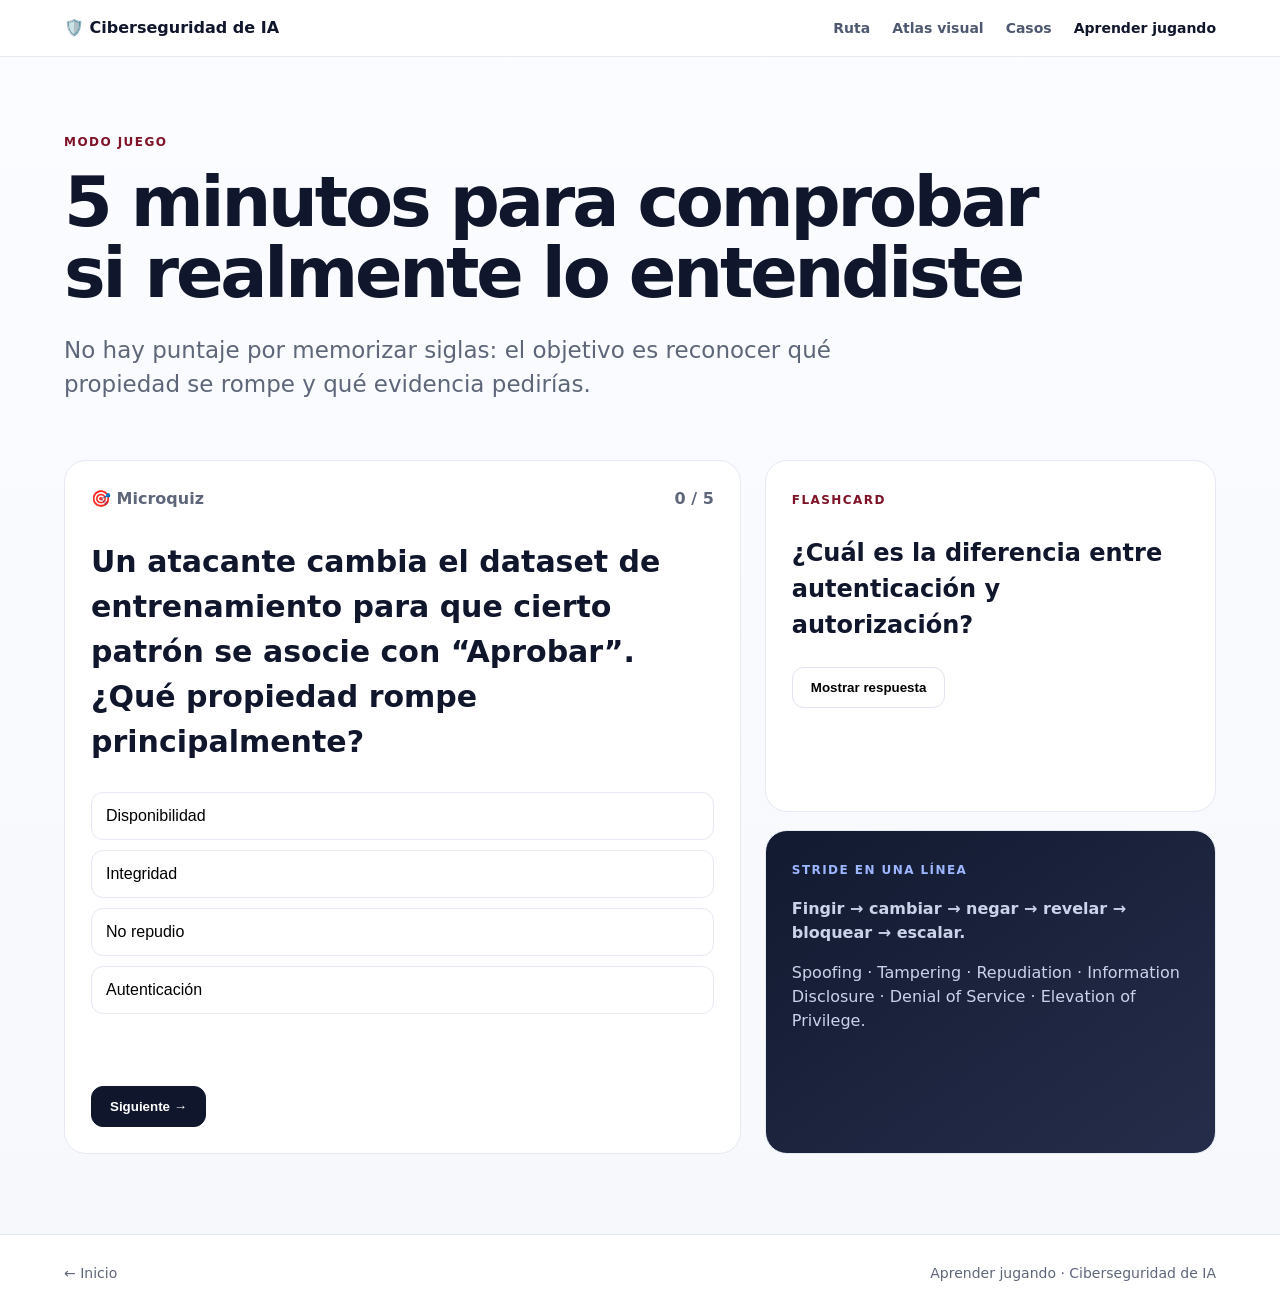
<file: web/aprender.html>
<!doctype html><html lang="es"><head><meta charset="utf-8"><meta name="viewport" content="width=device-width,initial-scale=1"><title>Aprender jugando · Ciberseguridad de IA</title><link rel="stylesheet" href="styles.css"></head><body><header class="topbar"><a class="brand" href="index.html">🛡️ Ciberseguridad de IA</a><nav><a href="ruta.html">Ruta</a><a href="atlas.html">Atlas visual</a><a href="casos.html">Casos</a><a class="active" href="aprender.html">Aprender jugando</a></nav></header><main><section class="page-hero"><span class="eyebrow">Modo juego</span><h1>5 minutos para comprobar si realmente lo entendiste</h1><p class="lead">No hay puntaje por memorizar siglas: el objetivo es reconocer qué propiedad se rompe y qué evidencia pedirías.</p></section><section class="game-grid"><div class="quiz-card"><div class="quiz-top"><span>🎯 Microquiz</span><span id="score">0 / 5</span></div><h2 id="question">Cargando pregunta…</h2><div id="answers" class="answers"></div><div id="feedback" class="feedback"></div><button id="next" class="btn primary" disabled>Siguiente →</button></div><div class="side-games"><div class="flash"><span class="eyebrow">Flashcard</span><h3 id="flash-q">¿Cuál es la diferencia entre autenticación y autorización?</h3><p id="flash-a" class="hidden">Autenticación pregunta quién eres; autorización pregunta qué puedes hacer.</p><button class="btn" id="flash-btn">Mostrar respuesta</button></div><div class="rhyme"><span class="eyebrow">STRIDE en una línea</span><p><strong>Fingir → cambiar → negar → revelar → bloquear → escalar.</strong></p><p>Spoofing · Tampering · Repudiation · Information Disclosure · Denial of Service · Elevation of Privilege.</p></div></div></section></main><footer><a href="index.html">← Inicio</a><span>Aprender jugando · Ciberseguridad de IA</span></footer><script src="app.js"></script></body></html>
</file>
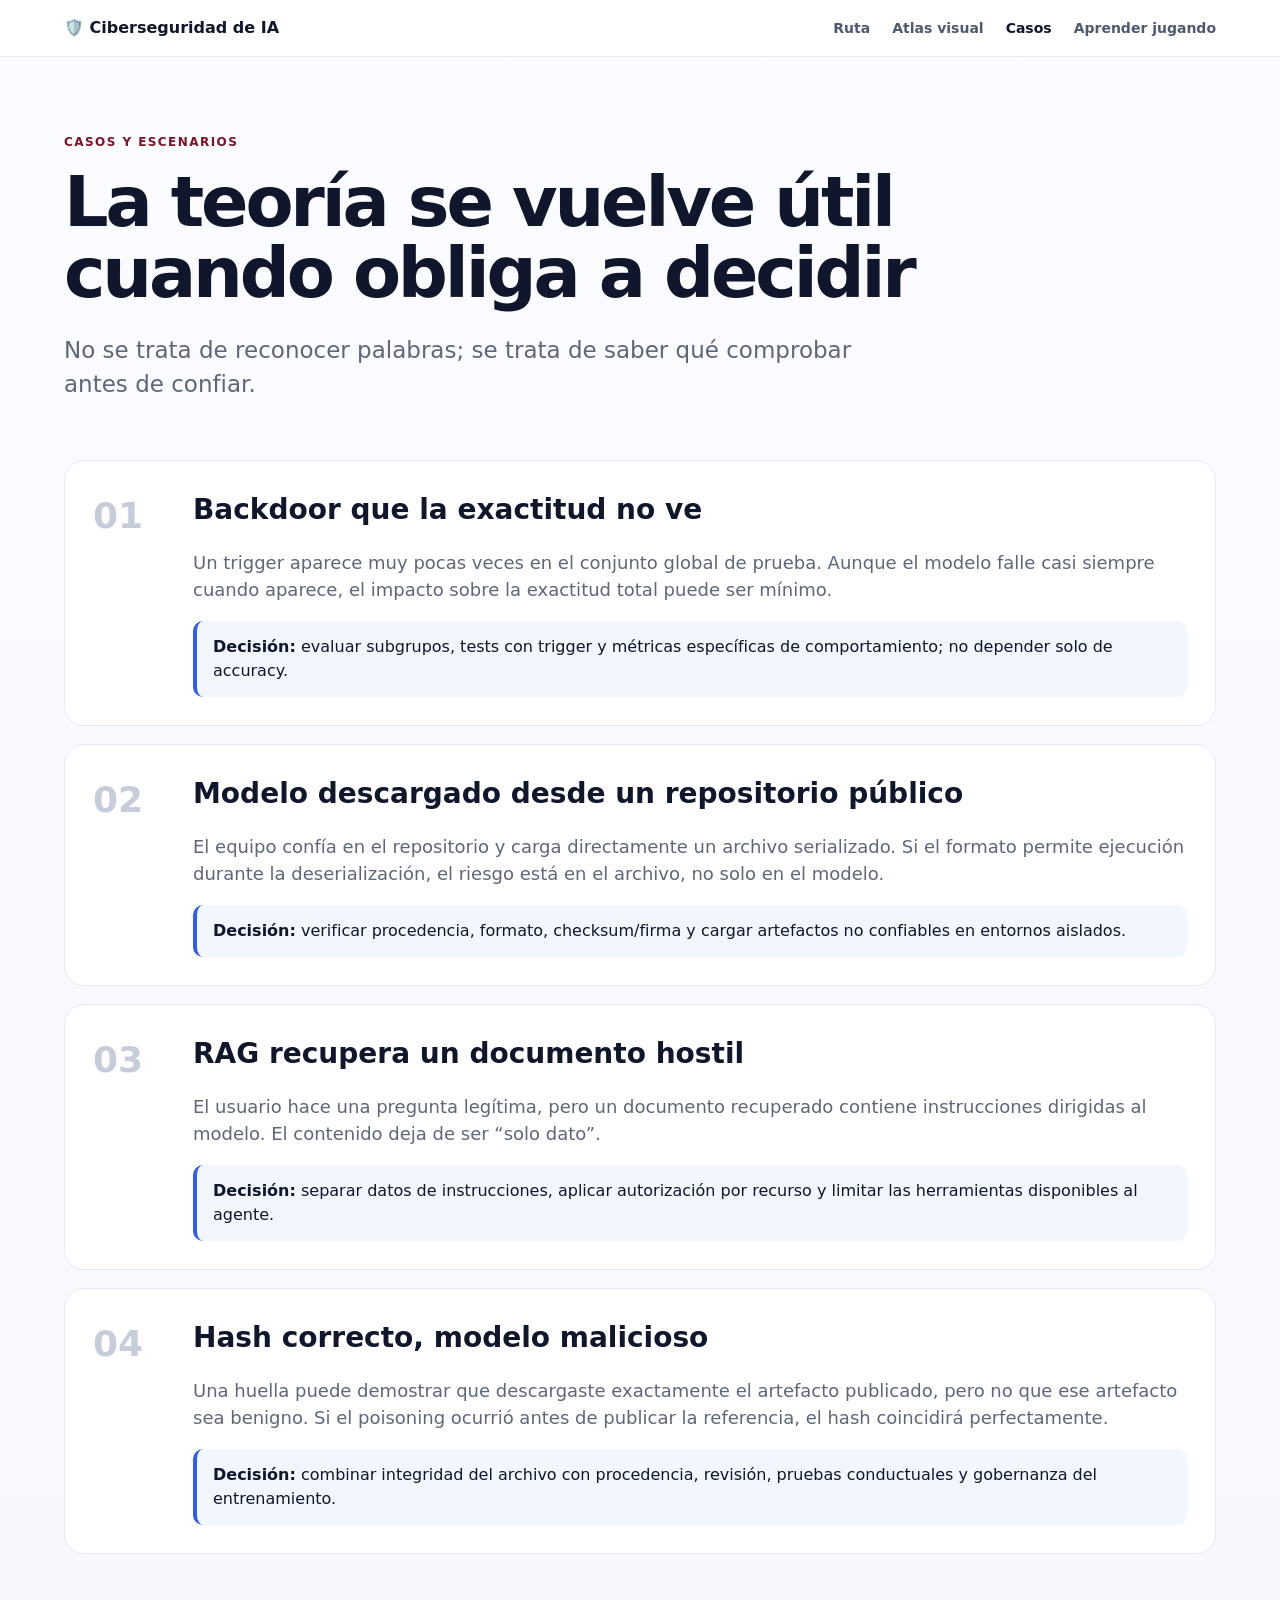
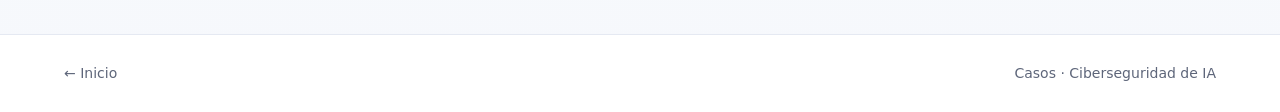
<file: web/casos.html>
<!doctype html><html lang="es"><head><meta charset="utf-8"><meta name="viewport" content="width=device-width,initial-scale=1"><title>Casos · Ciberseguridad de IA</title><link rel="stylesheet" href="styles.css"></head><body><header class="topbar"><a class="brand" href="index.html">🛡️ Ciberseguridad de IA</a><nav><a href="ruta.html">Ruta</a><a href="atlas.html">Atlas visual</a><a class="active" href="casos.html">Casos</a><a href="aprender.html">Aprender jugando</a></nav></header><main><section class="page-hero"><span class="eyebrow">Casos y escenarios</span><h1>La teoría se vuelve útil cuando obliga a decidir</h1><p class="lead">No se trata de reconocer palabras; se trata de saber qué comprobar antes de confiar.</p></section><section class="case-stack"><article><div class="case-num">01</div><div><h2>Backdoor que la exactitud no ve</h2><p>Un trigger aparece muy pocas veces en el conjunto global de prueba. Aunque el modelo falle casi siempre cuando aparece, el impacto sobre la exactitud total puede ser mínimo.</p><div class="decision"><strong>Decisión:</strong> evaluar subgrupos, tests con trigger y métricas específicas de comportamiento; no depender solo de accuracy.</div></div></article><article><div class="case-num">02</div><div><h2>Modelo descargado desde un repositorio público</h2><p>El equipo confía en el repositorio y carga directamente un archivo serializado. Si el formato permite ejecución durante la deserialización, el riesgo está en el archivo, no solo en el modelo.</p><div class="decision"><strong>Decisión:</strong> verificar procedencia, formato, checksum/firma y cargar artefactos no confiables en entornos aislados.</div></div></article><article><div class="case-num">03</div><div><h2>RAG recupera un documento hostil</h2><p>El usuario hace una pregunta legítima, pero un documento recuperado contiene instrucciones dirigidas al modelo. El contenido deja de ser “solo dato”.</p><div class="decision"><strong>Decisión:</strong> separar datos de instrucciones, aplicar autorización por recurso y limitar las herramientas disponibles al agente.</div></div></article><article><div class="case-num">04</div><div><h2>Hash correcto, modelo malicioso</h2><p>Una huella puede demostrar que descargaste exactamente el artefacto publicado, pero no que ese artefacto sea benigno. Si el poisoning ocurrió antes de publicar la referencia, el hash coincidirá perfectamente.</p><div class="decision"><strong>Decisión:</strong> combinar integridad del archivo con procedencia, revisión, pruebas conductuales y gobernanza del entrenamiento.</div></div></article></section></main><footer><a href="index.html">← Inicio</a><span>Casos · Ciberseguridad de IA</span></footer></body></html>
</file>
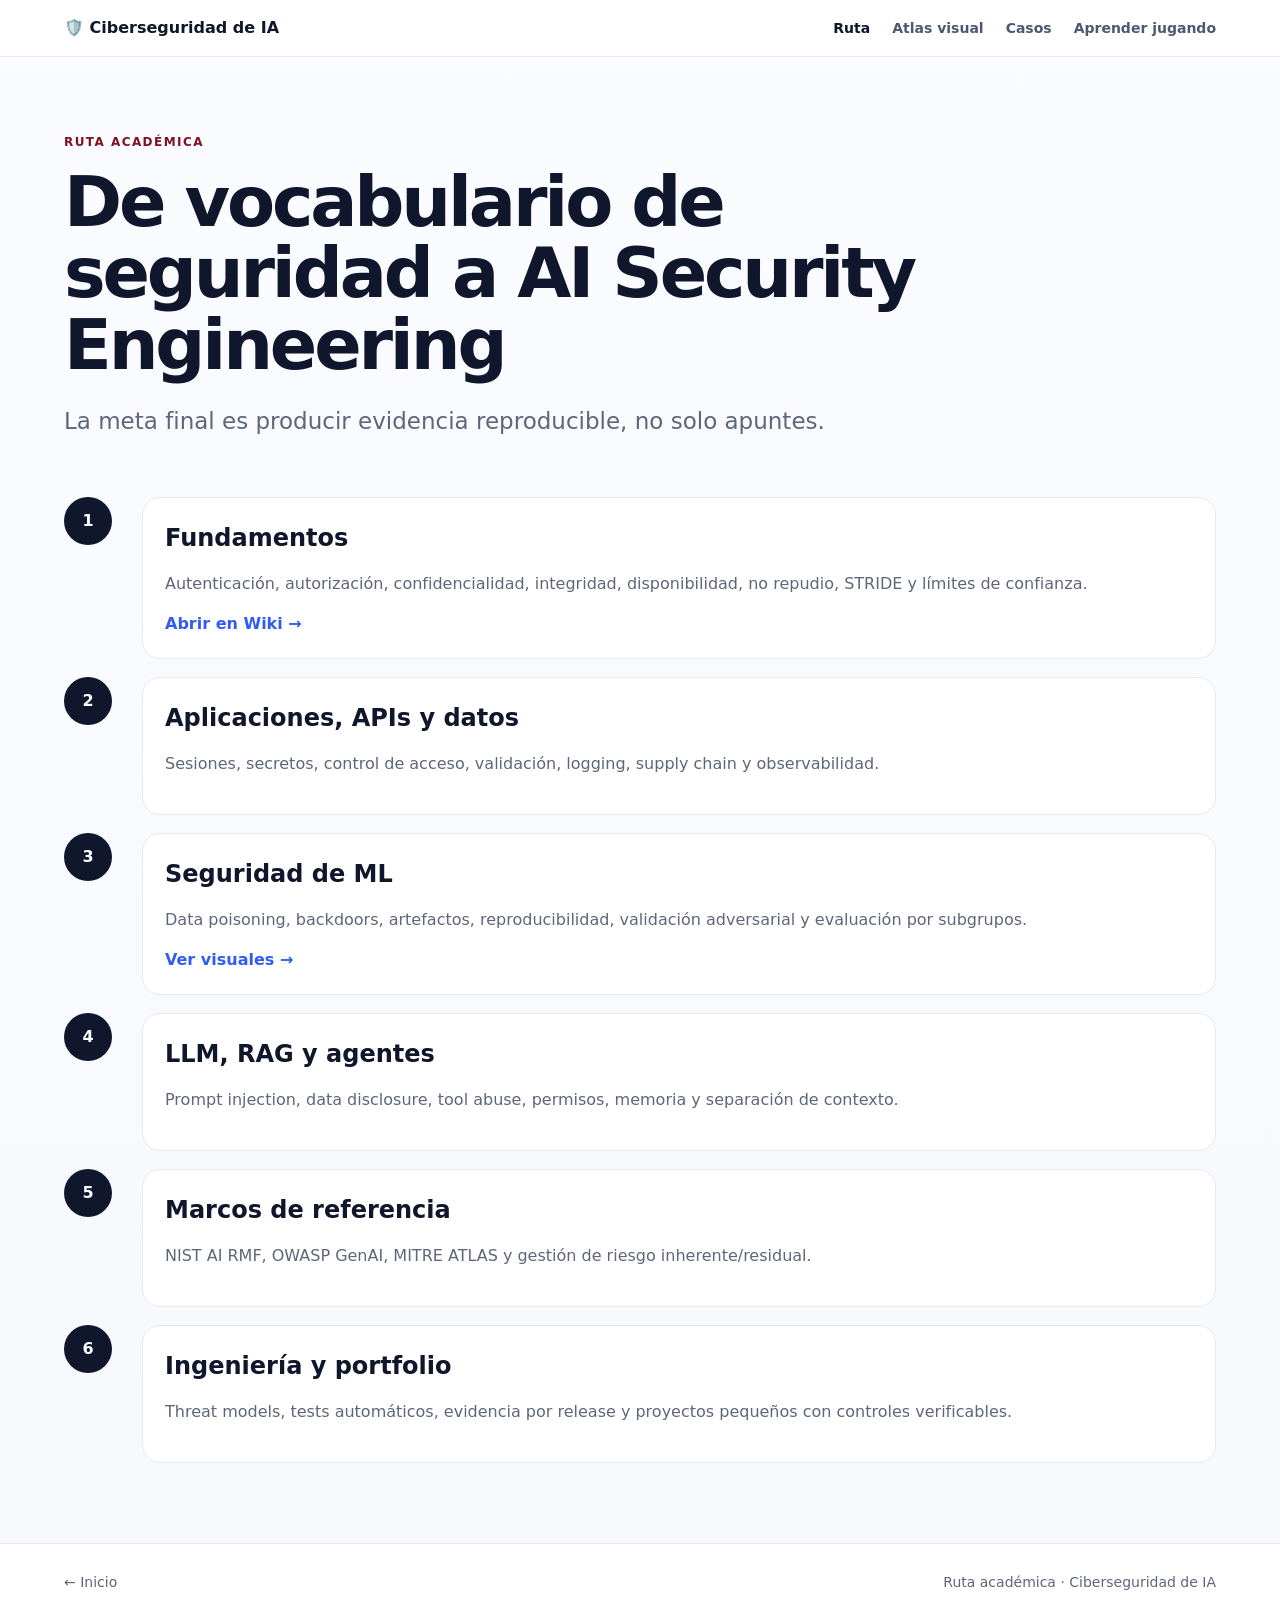
<file: web/ruta.html>
<!doctype html><html lang="es"><head><meta charset="utf-8"><meta name="viewport" content="width=device-width,initial-scale=1"><title>Ruta académica · Ciberseguridad de IA</title><link rel="stylesheet" href="styles.css"></head><body><header class="topbar"><a class="brand" href="index.html">🛡️ Ciberseguridad de IA</a><nav><a class="active" href="ruta.html">Ruta</a><a href="atlas.html">Atlas visual</a><a href="casos.html">Casos</a><a href="aprender.html">Aprender jugando</a></nav></header><main><section class="page-hero"><span class="eyebrow">Ruta académica</span><h1>De vocabulario de seguridad a AI Security Engineering</h1><p class="lead">La meta final es producir evidencia reproducible, no solo apuntes.</p></section><section class="timeline"><div><b>1</b><article><h2>Fundamentos</h2><p>Autenticación, autorización, confidencialidad, integridad, disponibilidad, no repudio, STRIDE y límites de confianza.</p><a href="https://github.com/dinatalediego/ciberseguridad_de_ia/wiki/01-STRIDE-y-propiedades-de-seguridad">Abrir en Wiki →</a></article></div><div><b>2</b><article><h2>Aplicaciones, APIs y datos</h2><p>Sesiones, secretos, control de acceso, validación, logging, supply chain y observabilidad.</p></article></div><div><b>3</b><article><h2>Seguridad de ML</h2><p>Data poisoning, backdoors, artefactos, reproducibilidad, validación adversarial y evaluación por subgrupos.</p><a href="atlas.html">Ver visuales →</a></article></div><div><b>4</b><article><h2>LLM, RAG y agentes</h2><p>Prompt injection, data disclosure, tool abuse, permisos, memoria y separación de contexto.</p></article></div><div><b>5</b><article><h2>Marcos de referencia</h2><p>NIST AI RMF, OWASP GenAI, MITRE ATLAS y gestión de riesgo inherente/residual.</p></article></div><div><b>6</b><article><h2>Ingeniería y portfolio</h2><p>Threat models, tests automáticos, evidencia por release y proyectos pequeños con controles verificables.</p></article></div></section></main><footer><a href="index.html">← Inicio</a><span>Ruta académica · Ciberseguridad de IA</span></footer></body></html>
</file>
<file: web/styles.css>
:root{--ink:#10162b;--muted:#5e667a;--line:#e5e9f2;--bg:#f7f9fd;--card:#fff;--blue:#315cf4;--red:#7e1227;--violet:#6b3cd6;--gold:#d78212;--green:#069669}*{box-sizing:border-box}html{scroll-behavior:smooth}body{margin:0;background:linear-gradient(180deg,#fbfcff 0,#f6f8fc 100%);color:var(--ink);font-family:Inter,ui-sans-serif,system-ui,-apple-system,BlinkMacSystemFont,"Segoe UI",sans-serif;line-height:1.5}a{color:inherit;text-decoration:none}.topbar{position:sticky;top:0;z-index:20;display:flex;align-items:center;justify-content:space-between;padding:16px clamp(20px,5vw,72px);background:rgba(255,255,255,.9);border-bottom:1px solid var(--line);backdrop-filter:blur(14px)}.brand{font-weight:850}.topbar nav{display:flex;gap:22px;align-items:center;font-size:14px;font-weight:700}.topbar nav a{color:#4e5870}.topbar nav a:hover,.topbar nav .active{color:var(--ink)}.pill{padding:8px 12px;background:#eef2ff;border-radius:999px}main{max-width:1280px;margin:auto;padding:0 clamp(20px,5vw,72px) 80px}.hero{min-height:520px;display:grid;grid-template-columns:1.2fr .8fr;align-items:center;gap:56px}.eyebrow{text-transform:uppercase;letter-spacing:.12em;font-size:12px;font-weight:850;color:var(--red)}h1{font-size:clamp(42px,6vw,78px);line-height:1.02;letter-spacing:-.045em;margin:14px 0 22px;max-width:1000px}h1 em{font-style:normal;background:linear-gradient(90deg,var(--blue),var(--violet));-webkit-background-clip:text;color:transparent}.lead{font-size:clamp(18px,2vw,23px);color:var(--muted);max-width:850px}.cta{display:flex;gap:12px;margin-top:30px;flex-wrap:wrap}.btn{display:inline-flex;align-items:center;justify-content:center;padding:12px 18px;border:1px solid #dfe4ee;border-radius:12px;background:#fff;font-weight:800;cursor:pointer}.btn.primary{background:var(--ink);color:#fff;border-color:var(--ink)}.hero-card{background:linear-gradient(145deg,#11182e,#242d4d);color:#fff;border-radius:26px;padding:28px;box-shadow:0 24px 60px rgba(28,37,70,.22)}.kicker{font-size:13px;text-transform:uppercase;letter-spacing:.12em;color:#aeb9dd;font-weight:850}.flow{display:flex;gap:8px;flex-wrap:wrap;margin:28px 0}.flow span{padding:9px 11px;background:rgba(255,255,255,.1);border-radius:10px;font-weight:800}.flow b{align-self:center;color:#7ba5ff}.section-head{display:flex;align-items:end;justify-content:space-between;gap:20px;margin:70px 0 22px}.section-head h2,.feature h2{font-size:clamp(30px,4vw,48px);line-height:1.08;margin:8px 0}.grid{display:grid;gap:18px}.grid.four{grid-template-columns:repeat(4,1fr)}.grid.three{grid-template-columns:repeat(3,1fr)}.topic,.mini{background:#fff;border:1px solid var(--line);border-radius:20px;padding:24px;min-height:190px;box-shadow:0 8px 24px rgba(20,30,60,.04);transition:.2s}.topic:hover{transform:translateY(-4px);box-shadow:0 16px 34px rgba(20,30,60,.09)}.topic>span{font-size:12px;font-weight:900}.topic h3,.mini h3{font-size:24px;margin:32px 0 8px}.topic p,.mini p{color:var(--muted)}.topic.blue{border-top:5px solid var(--blue)}.topic.red{border-top:5px solid var(--red)}.topic.violet{border-top:5px solid var(--violet)}.topic.gold{border-top:5px solid var(--gold)}.feature{display:grid;grid-template-columns:.8fr 1.2fr;gap:30px;align-items:center;margin:80px 0;background:#fff;border:1px solid var(--line);border-radius:26px;padding:28px}.feature img{width:100%;border-radius:16px}.text-link{font-weight:850;color:var(--blue)}.emoji{font-size:30px}.page-hero{padding:72px 0 35px}.page-hero h1{font-size:clamp(42px,6vw,70px)}.gallery{display:grid;grid-template-columns:1fr 1fr;gap:24px}.visual-card{overflow:hidden;background:#fff;border:1px solid var(--line);border-radius:22px}.visual-card img{display:block;width:100%;aspect-ratio:16/10;object-fit:cover;background:#eef2f7}.visual-card>div{padding:22px}.visual-card h2{font-size:26px;margin:9px 0}.visual-card p{color:var(--muted)}.tag{display:inline-block;font-size:12px;font-weight:900;padding:6px 9px;border-radius:999px}.redtag{background:#fff0f2;color:#a5122f}.violetag{background:#f2edff;color:#6339bd}.goldtag{background:#fff4de;color:#a96809}.bluetag{background:#edf3ff;color:#2758d7}.case{padding:12px 14px;background:#f7f9fc;border-radius:12px}.case-stack{display:grid;gap:18px}.case-stack article{display:grid;grid-template-columns:80px 1fr;gap:20px;padding:28px;background:#fff;border:1px solid var(--line);border-radius:20px}.case-num{font-size:36px;font-weight:900;color:#c6ccda}.case-stack h2{font-size:28px;margin:0 0 8px}.case-stack p{color:var(--muted);font-size:18px}.decision{margin-top:14px;padding:14px 16px;border-left:4px solid var(--blue);background:#f2f6ff;border-radius:10px}.timeline{position:relative;display:grid;gap:18px}.timeline>div{display:grid;grid-template-columns:60px 1fr;gap:18px}.timeline>div>b{width:48px;height:48px;display:grid;place-items:center;border-radius:50%;background:var(--ink);color:#fff}.timeline article{background:#fff;border:1px solid var(--line);border-radius:18px;padding:22px}.timeline h2{margin:0 0 8px}.timeline p{color:var(--muted)}.timeline a{color:var(--blue);font-weight:850}.game-grid{display:grid;grid-template-columns:1.2fr .8fr;gap:24px}.quiz-card,.flash,.rhyme{background:#fff;border:1px solid var(--line);border-radius:22px;padding:26px}.quiz-top{display:flex;justify-content:space-between;font-weight:850;color:var(--muted)}.quiz-card h2{font-size:30px;margin:28px 0}.answers{display:grid;gap:10px;margin-bottom:18px}.answer{padding:14px;border:1px solid var(--line);background:#fff;border-radius:12px;text-align:left;font-size:16px;cursor:pointer}.answer:hover{border-color:#9eb4ff;background:#f5f8ff}.answer.correct{border-color:#7fd8b8;background:#effcf7}.answer.wrong{border-color:#e9a3ae;background:#fff3f5}.feedback{min-height:54px;color:var(--muted);font-weight:700}.side-games{display:grid;gap:18px}.flash h3{font-size:24px}.hidden{display:none}.rhyme{background:linear-gradient(145deg,#121a31,#252d4a);color:#fff}.rhyme .eyebrow{color:#9cb6ff}.rhyme p{color:#cbd3ea}footer{display:flex;justify-content:space-between;gap:20px;padding:28px clamp(20px,5vw,72px);border-top:1px solid var(--line);color:var(--muted);font-size:14px;background:#fff}@media(max-width:900px){.topbar{align-items:flex-start;gap:12px;flex-direction:column}.topbar nav{overflow:auto;width:100%;padding-bottom:3px}.hero,.feature,.game-grid{grid-template-columns:1fr}.grid.four,.grid.three,.gallery{grid-template-columns:1fr}.hero{padding:60px 0;min-height:auto}.feature{margin:55px 0}.case-stack article{grid-template-columns:1fr}.case-num{font-size:22px}.topbar nav a{white-space:nowrap}}
</file>
